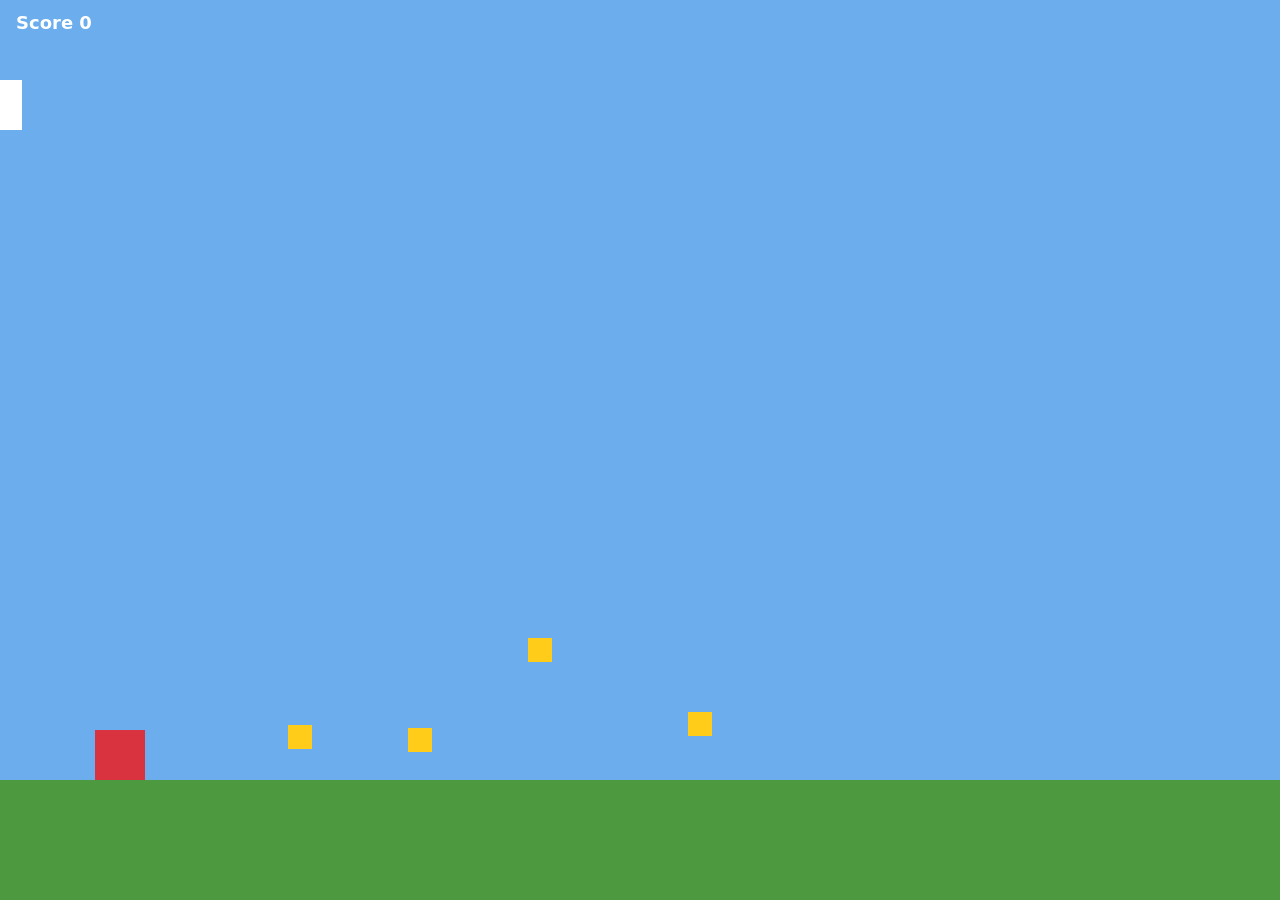
<file: bench/fixtures/game/index.html>
<!doctype html><html><head><meta charset="utf-8"><title>Hopper</title>
<style>html,body{margin:0;height:100%;background:#0e1116;overflow:hidden}canvas{display:block;width:100vw;height:100vh}
#hud{position:fixed;top:12px;left:16px;color:#fff;font:600 18px system-ui}</style></head>
<body><canvas id="game"></canvas><div id="hud">Score 0</div><script type="module" src="game.js"></script></body></html>
</file>
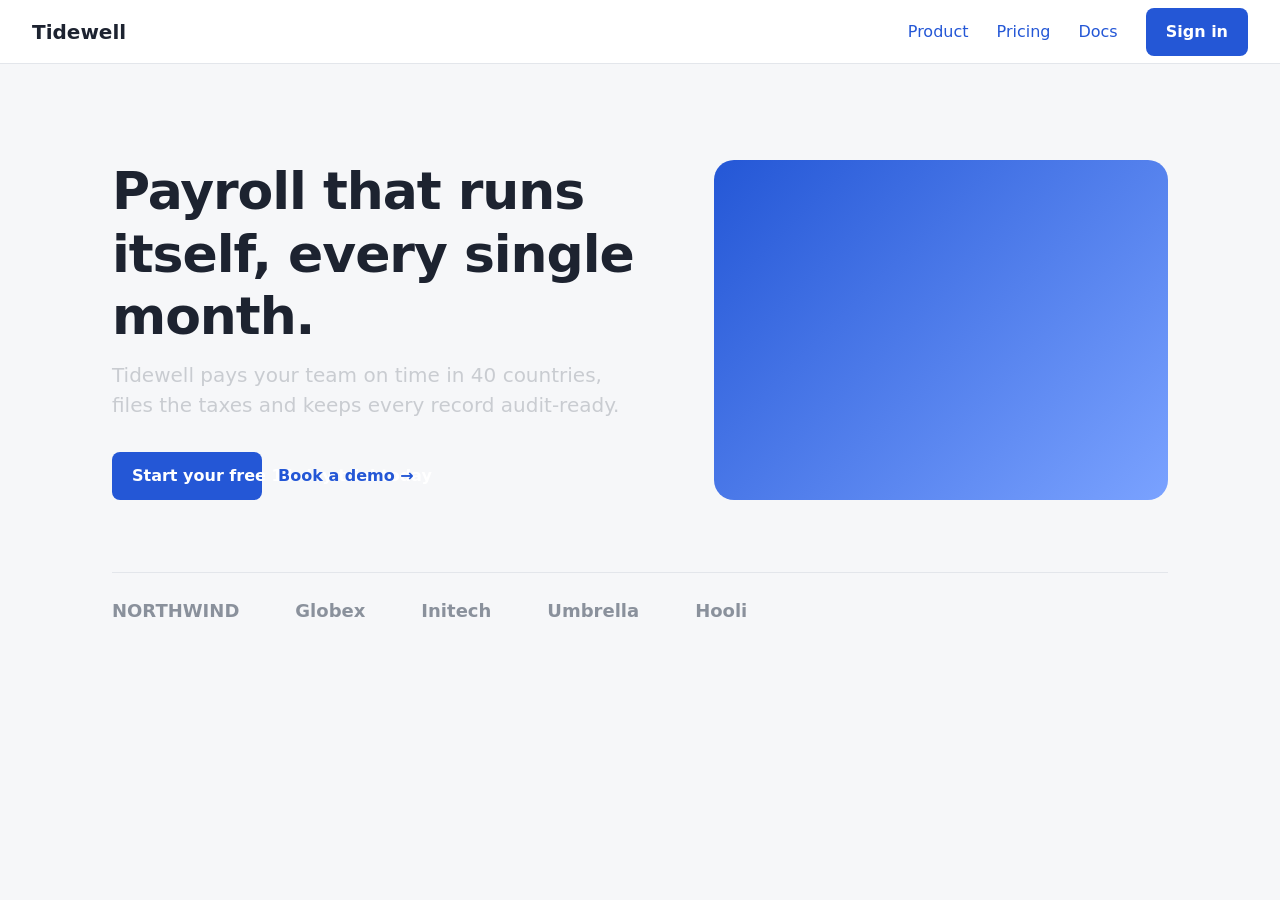
<file: bench/fixtures/01-landing.html>
<!doctype html><html><head><meta charset="utf-8"><link rel="stylesheet" href="_base.css"><title>Tidewell</title><style>
.hero{padding:96px 0 72px;display:grid;grid-template-columns:1.1fr .9fr;gap:48px;align-items:center}
.hero h1{font-size:52px;letter-spacing:-.02em}.sub{font-size:20px;color:#c9ccd1;max-width:520px;margin:0 0 32px}
.cta{width:150px;white-space:nowrap;text-align:left}.ghost{margin-left:16px;color:#2457d6;font-weight:600}
.art{height:340px;border-radius:20px;background:linear-gradient(135deg,#2457d6,#7aa2ff)}
.logos{display:flex;gap:56px;color:#8a919c;font-weight:700;font-size:18px;padding:24px 0;border-top:1px solid #e3e6eb}
</style></head><body>
<nav class="top"><span class="logo">Tidewell</span><a href="#">Product</a><a href="#">Pricing</a><a href="#">Docs</a><a class="btn" href="#">Sign in</a></nav>
<div class="wrap"><section class="hero"><div><h1>Payroll that runs itself, every single month.</h1>
<p class="sub">Tidewell pays your team on time in 40 countries, files the taxes and keeps every record audit-ready.</p>
<a class="btn cta" href="#">Start your free 14-day trial today</a><a class="ghost" href="#">Book a demo →</a></div>
<div class="art"></div></section>
<div class="logos"><span>NORTHWIND</span><span>Globex</span><span>Initech</span><span>Umbrella</span><span>Hooli</span></div></div>
</body></html>
</file>
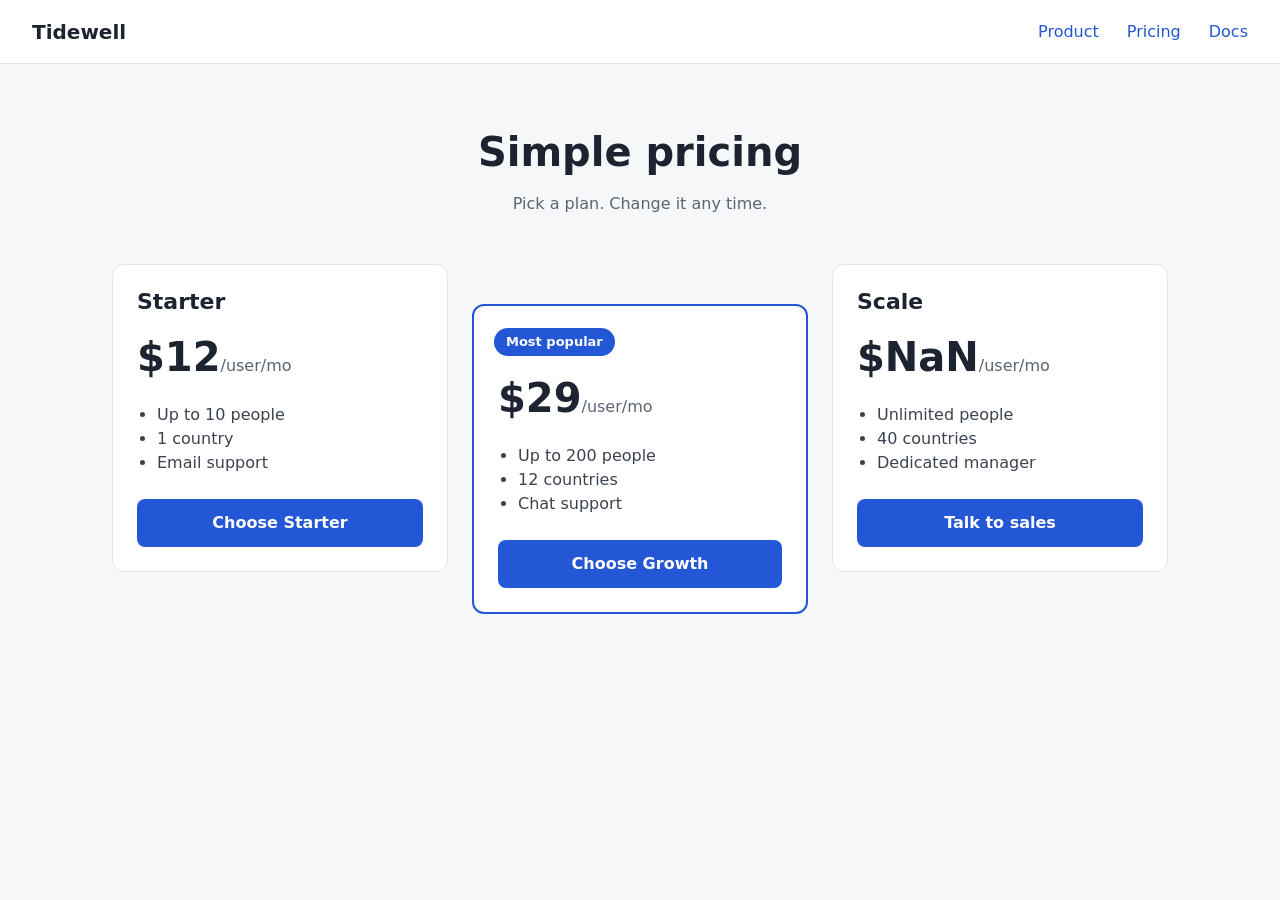
<file: bench/fixtures/02-pricing.html>
<!doctype html><html><head><meta charset="utf-8"><link rel="stylesheet" href="_base.css"><title>Pricing</title><style>
h1{text-align:center;font-size:40px;margin-top:64px}.lead{text-align:center;color:#5b6472;margin-bottom:48px}
.grid{display:grid;grid-template-columns:repeat(3,1fr);gap:24px;align-items:start}.card{position:relative}
.card h3{font-size:22px}.price{font-size:40px;font-weight:700;margin:8px 0 16px}.price small{font-size:16px;color:#5b6472;font-weight:400}
ul{padding-left:20px;color:#3b4250;margin:0 0 24px}.pop{margin-top:40px;border:2px solid #2457d6}
.badge{position:absolute;top:22px;left:20px;background:#2457d6;color:#fff;font-size:13px;font-weight:700;padding:4px 12px;border-radius:99px}
.card .btn{width:100%;text-align:center}
</style></head><body><nav class="top"><span class="logo">Tidewell</span><a href="#">Product</a><a href="#">Pricing</a><a href="#">Docs</a></nav>
<div class="wrap"><h1>Simple pricing</h1><p class="lead">Pick a plan. Change it any time.</p><div class="grid">
<div class="card"><h3>Starter</h3><div class="price">$12<small>/user/mo</small></div><ul><li>Up to 10 people</li><li>1 country</li><li>Email support</li></ul><a class="btn" href="#">Choose Starter</a></div>
<div class="card pop"><span class="badge">Most popular</span><h3>Growth</h3><div class="price">$29<small>/user/mo</small></div><ul><li>Up to 200 people</li><li>12 countries</li><li>Chat support</li></ul><a class="btn" href="#">Choose Growth</a></div>
<div class="card"><h3>Scale</h3><div class="price">$NaN<small>/user/mo</small></div><ul><li>Unlimited people</li><li>40 countries</li><li>Dedicated manager</li></ul><a class="btn" href="#">Talk to sales</a></div>
</div></div></body></html>
</file>
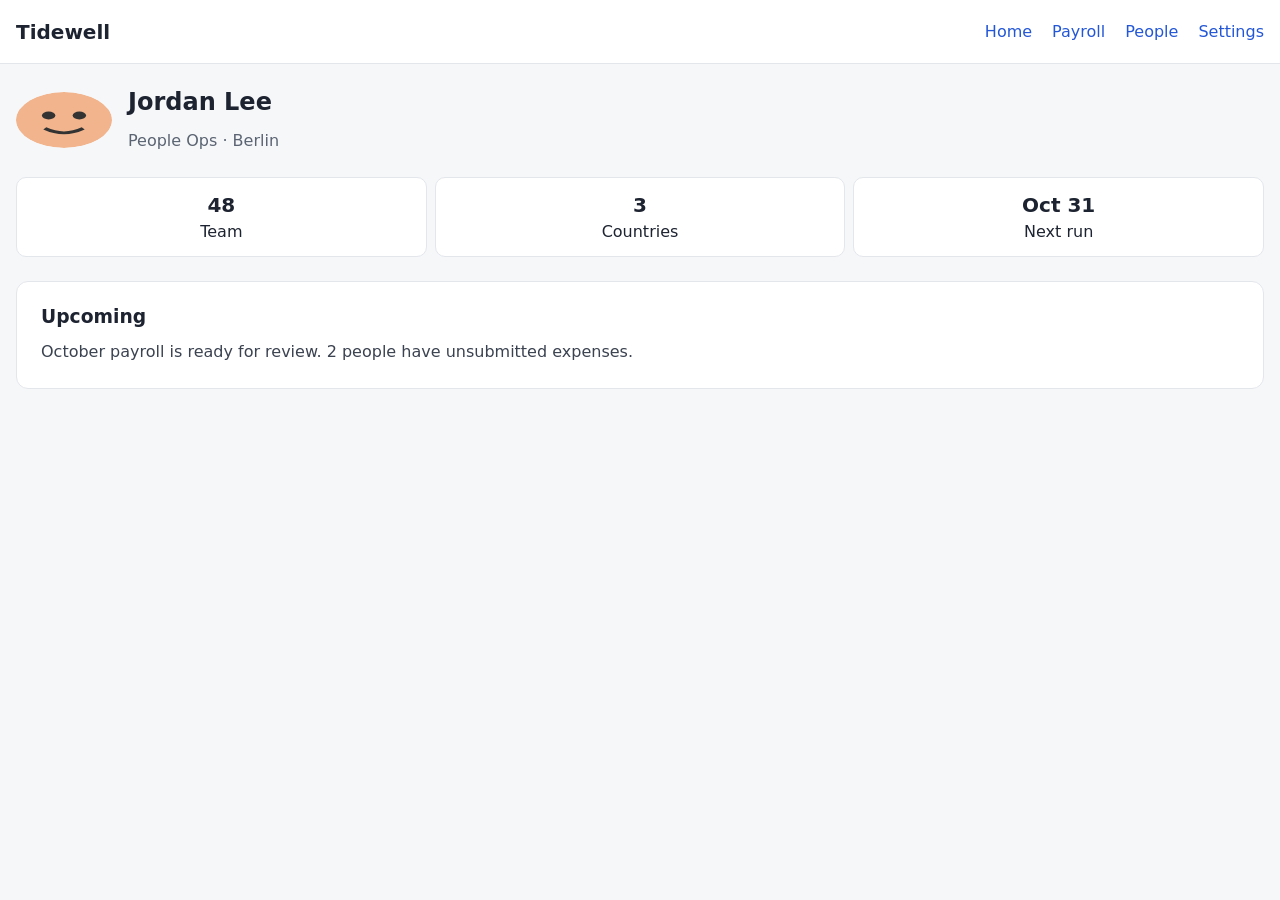
<file: bench/fixtures/04-mobile.html>
<!doctype html><html><head><meta charset="utf-8"><meta name="viewport" content="width=device-width,initial-scale=1"><link rel="stylesheet" href="_base.css"><title>Profile</title><style>
nav.top{padding:0 16px;gap:20px;white-space:nowrap}.page{padding:24px 16px}
.who{display:flex;gap:16px;align-items:center}.av{width:96px;height:56px;border-radius:50%;background:url('data:image/svg+xml;utf8,<svg xmlns="http://www.w3.org/2000/svg" viewBox="0 0 10 10" preserveAspectRatio="none"><circle cx="5" cy="5" r="5" fill="%23f2b48c"/><circle cx="3.4" cy="4.2" r=".7" fill="%23333"/><circle cx="6.6" cy="4.2" r=".7" fill="%23333"/><path d="M3 6.5q2 1.6 4 0" stroke="%23333" stroke-width=".5" fill="none"/></svg>') center/100% 100%}
.stats{display:grid;grid-template-columns:repeat(3,1fr);gap:8px;margin:24px 0}.stats div{background:#fff;border:1px solid #e3e6eb;border-radius:10px;padding:12px;text-align:center}
.stats b{display:block;font-size:20px}
</style></head><body><nav class="top"><span class="logo">Tidewell</span><a href="#">Home</a><a href="#">Payroll</a><a href="#">People</a><a href="#">Settings</a></nav>
<div class="page"><div class="who"><div class="av"></div><div><h2>Jordan Lee</h2><div style="color:#5b6472">People Ops · Berlin</div></div></div>
<div class="stats"><div><b>48</b>Team</div><div><b>3</b>Countries</div><div><b>Oct 31</b>Next run</div></div>
<div class="card"><h3>Upcoming</h3><p style="margin:0;color:#3b4250">October payroll is ready for review. 2 people have unsubmitted expenses.</p></div></div></body></html>
</file>
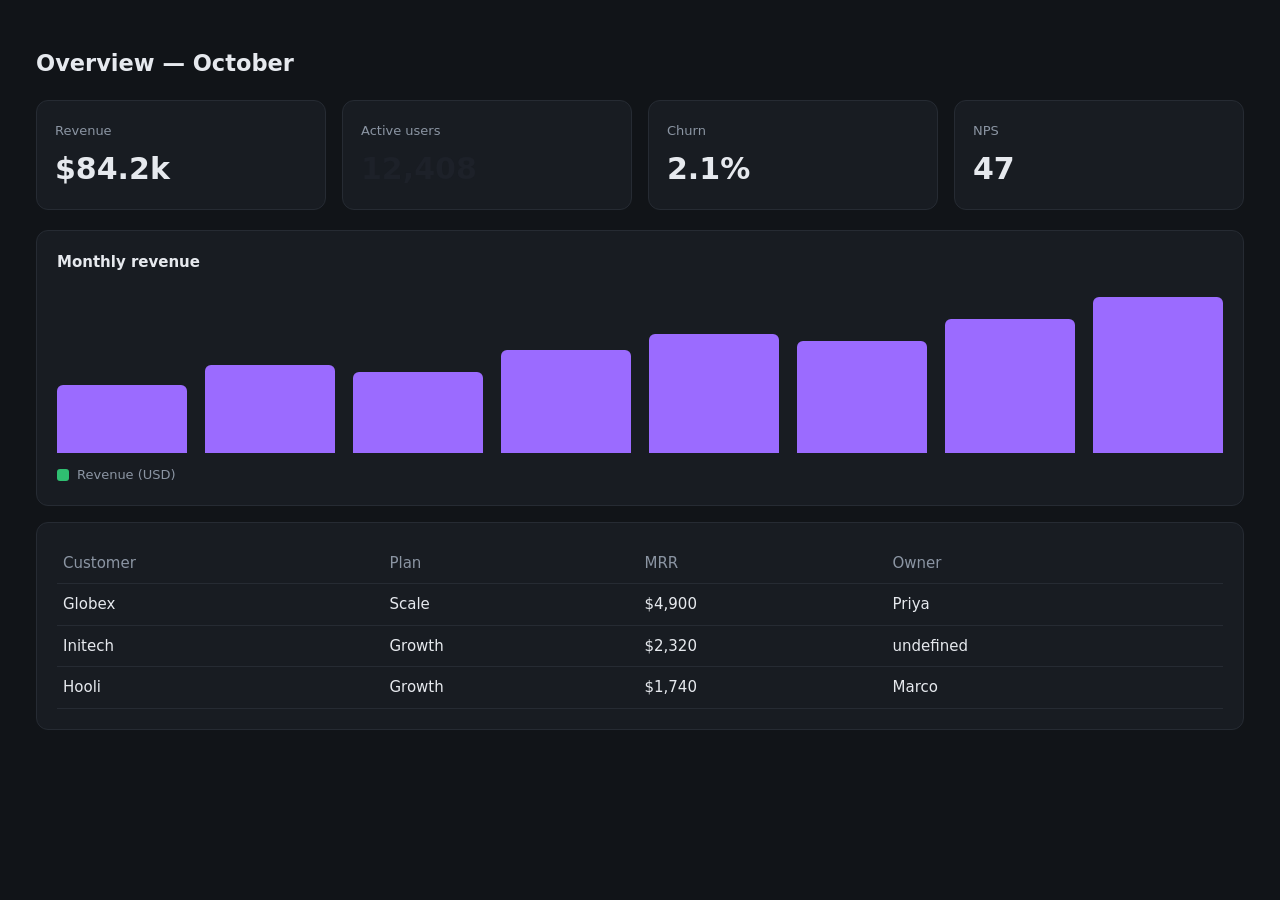
<file: bench/fixtures/05-dashboard.html>
<!doctype html><html><head><meta charset="utf-8"><title>Dashboard</title><style>
*{box-sizing:border-box}body{margin:0;font:15px/1.5 system-ui,sans-serif;background:#111418;color:#e6e9ee}
.wrap{padding:28px 36px}.kpis{display:grid;grid-template-columns:repeat(4,1fr);gap:16px;margin:20px 0}
.k{background:#181c22;border:1px solid #262b33;border-radius:12px;padding:18px}.k span{color:#8b95a3;font-size:13px}.k b{display:block;font-size:30px;margin-top:4px}
.panel{background:#181c22;border:1px solid #262b33;border-radius:12px;padding:20px;margin-bottom:16px}
.bars{display:flex;align-items:flex-end;gap:18px;height:180px;padding-top:10px}.bars i{flex:1;background:#9b6bff;border-radius:6px 6px 0 0}
.legend{display:flex;gap:8px;align-items:center;color:#8b95a3;font-size:13px;margin-top:12px}.legend em{width:12px;height:12px;border-radius:3px;background:#2fbf71}
table{width:100%;border-collapse:collapse}td,th{padding:9px 6px;border-bottom:1px solid #262b33;text-align:left}th{color:#8b95a3;font-weight:500}
</style></head><body><div class="wrap"><h2>Overview — October</h2>
<div class="kpis"><div class="k"><span>Revenue</span><b>$84.2k</b></div><div class="k"><span>Active users</span><b style="color:#1d2129">12,408</b></div><div class="k"><span>Churn</span><b>2.1%</b></div><div class="k"><span>NPS</span><b>47</b></div></div>
<div class="panel"><b>Monthly revenue</b><div class="bars"><i style="height:40%"></i><i style="height:52%"></i><i style="height:48%"></i><i style="height:61%"></i><i style="height:70%"></i><i style="height:66%"></i><i style="height:79%"></i><i style="height:92%"></i></div>
<div class="legend"><em></em>Revenue (USD)</div></div>
<div class="panel"><table><tr><th>Customer</th><th>Plan</th><th>MRR</th><th>Owner</th></tr><tr><td>Globex</td><td>Scale</td><td>$4,900</td><td>Priya</td></tr><tr><td>Initech</td><td>Growth</td><td>$2,320</td><td>undefined</td></tr><tr><td>Hooli</td><td>Growth</td><td>$1,740</td><td>Marco</td></tr></table></div>
</div></body></html>
</file>
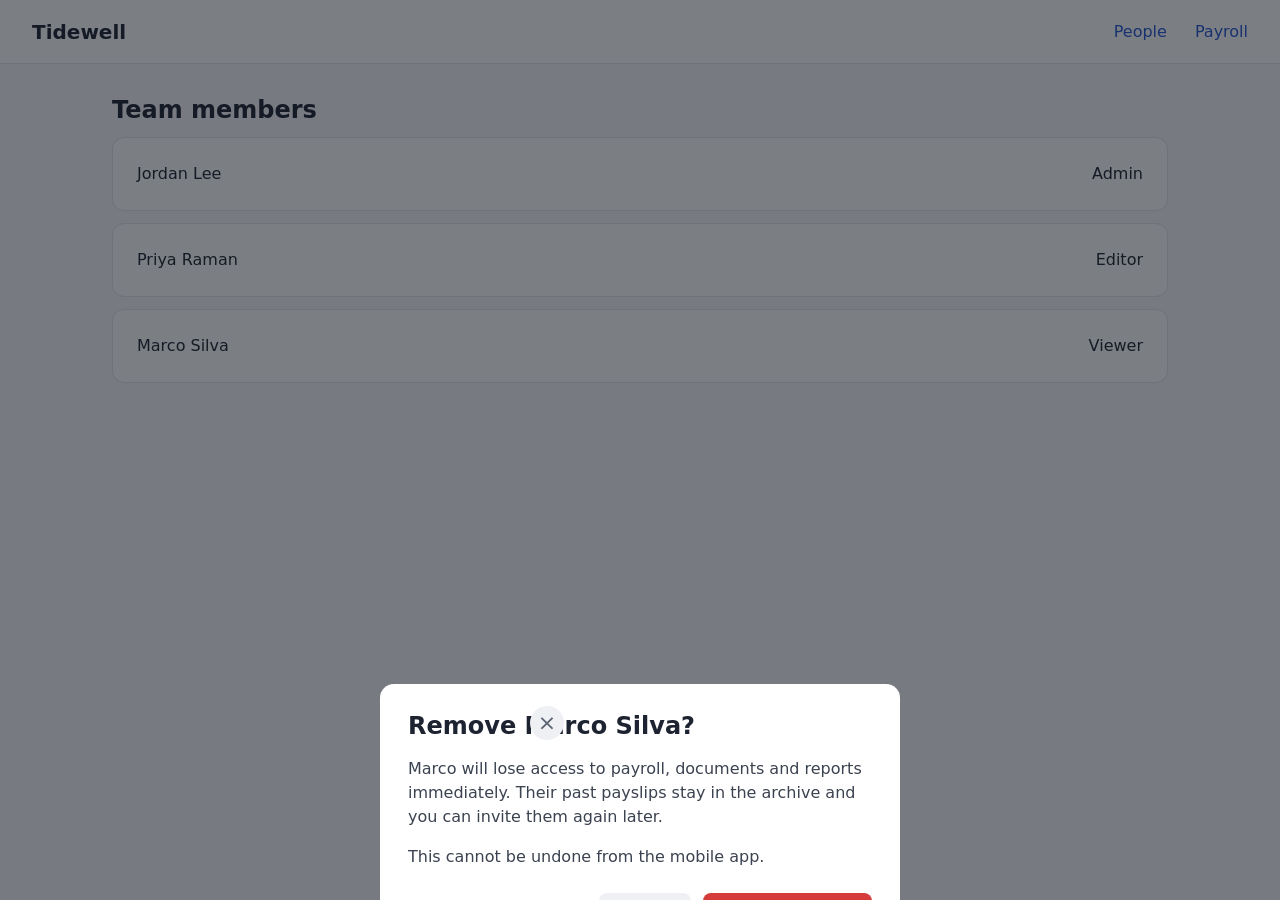
<file: bench/fixtures/06-modal.html>
<!doctype html><html><head><meta charset="utf-8"><link rel="stylesheet" href="_base.css"><title>Team</title><style>
.list .card{margin:12px 0;display:flex;justify-content:space-between}.shade{position:fixed;inset:0;background:rgba(15,20,30,.55)}
.modal{position:fixed;left:50%;top:76%;transform:translateX(-50%);width:520px;background:#fff;border-radius:14px;padding:28px}
.modal .x{position:absolute;top:22px;left:150px;font-size:22px;color:#5b6472;background:#eef0f3;width:34px;height:34px;border-radius:50%;text-align:center;line-height:34px}
.modal p{color:#3b4250}.row{display:flex;justify-content:flex-end;gap:12px;margin-top:24px}.danger{background:#d63c3c}.plain{background:#eef0f3;color:#1d2330}
</style></head><body><nav class="top"><span class="logo">Tidewell</span><a href="#">People</a><a href="#">Payroll</a></nav>
<div class="wrap list"><h2 style="margin-top:32px">Team members</h2>
<div class="card"><span>Jordan Lee</span><span>Admin</span></div><div class="card"><span>Priya Raman</span><span>Editor</span></div><div class="card"><span>Marco Silva</span><span>Viewer</span></div></div>
<div class="shade"></div><div class="modal"><span class="x">×</span><h2>Remove Marco Silva?</h2>
<p>Marco will lose access to payroll, documents and reports immediately. Their past payslips stay in the archive and you can invite them again later.</p>
<p>This cannot be undone from the mobile app.</p><div class="row"><button class="btn plain">Cancel</button><button class="btn danger">Remove member</button></div></div></body></html>
</file>
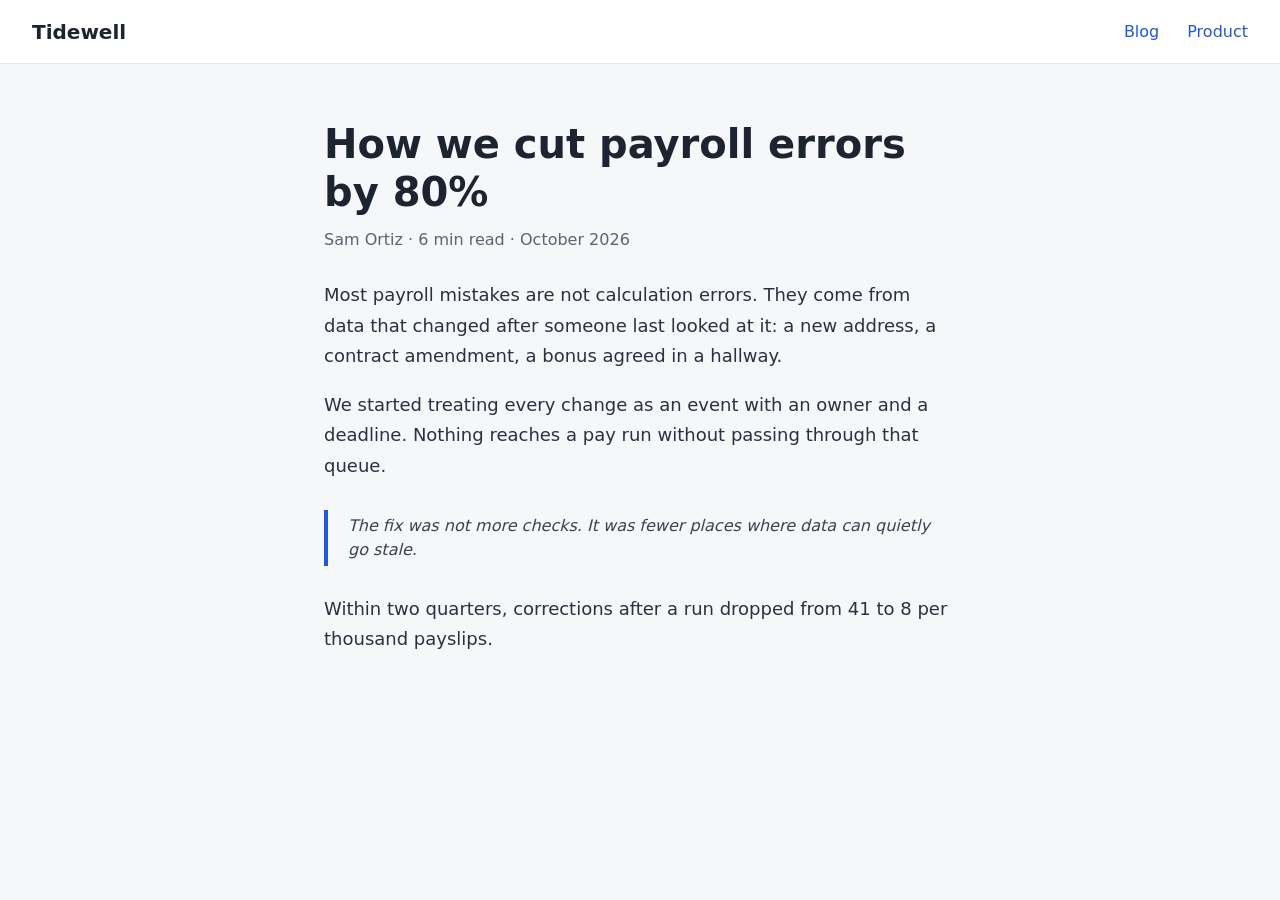
<file: bench/fixtures/07-clean-article.html>
<!doctype html><html><head><meta charset="utf-8"><link rel="stylesheet" href="_base.css"><title>Blog</title><style>
article{max-width:680px;margin:56px auto;padding:0 24px}article h1{font-size:40px}.meta{color:#5b6472;margin-bottom:28px}
article p{font-size:18px;line-height:1.7;color:#2a3140}blockquote{border-left:4px solid #2457d6;margin:28px 0;padding:4px 20px;color:#3b4250;font-style:italic}
</style></head><body><nav class="top"><span class="logo">Tidewell</span><a href="#">Blog</a><a href="#">Product</a></nav>
<article><h1>How we cut payroll errors by 80%</h1><div class="meta">Sam Ortiz · 6 min read · October 2026</div>
<p>Most payroll mistakes are not calculation errors. They come from data that changed after someone last looked at it: a new address, a contract amendment, a bonus agreed in a hallway.</p>
<p>We started treating every change as an event with an owner and a deadline. Nothing reaches a pay run without passing through that queue.</p>
<blockquote>The fix was not more checks. It was fewer places where data can quietly go stale.</blockquote>
<p>Within two quarters, corrections after a run dropped from 41 to 8 per thousand payslips.</p></article></body></html>
</file>
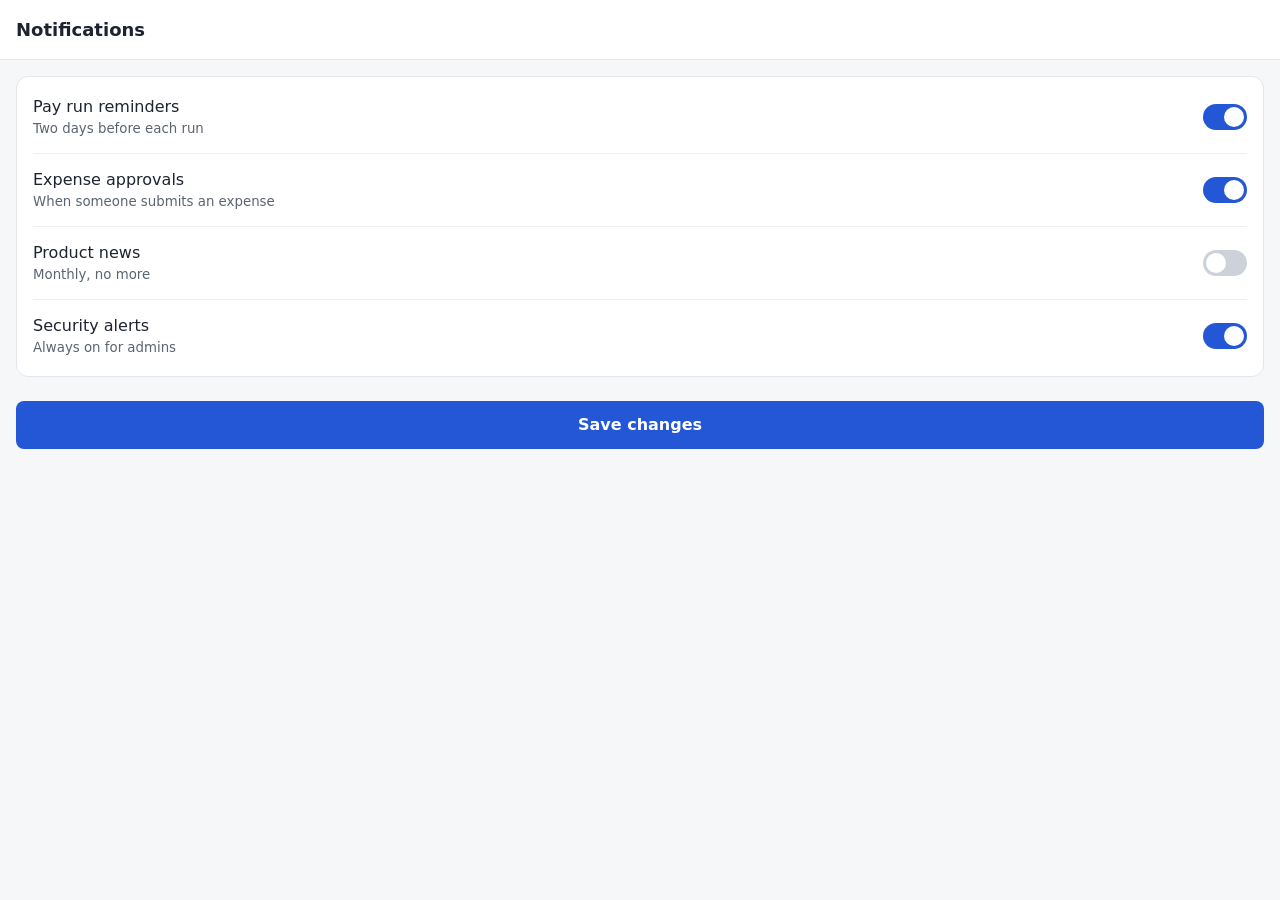
<file: bench/fixtures/08-clean-settings.html>
<!doctype html><html><head><meta charset="utf-8"><meta name="viewport" content="width=device-width,initial-scale=1"><link rel="stylesheet" href="_base.css"><title>Settings</title><style>
header{background:#fff;border-bottom:1px solid #e3e6eb;padding:16px;font-weight:700;font-size:18px}.page{padding:16px}
.row{display:flex;justify-content:space-between;align-items:center;padding:14px 0;border-bottom:1px solid #eef0f3}.row small{display:block;color:#5b6472}
.t{width:44px;height:26px;border-radius:13px;background:#cdd2da;position:relative;flex:none}.t.on{background:#2457d6}
.t::after{content:"";position:absolute;top:3px;left:3px;width:20px;height:20px;border-radius:50%;background:#fff}.t.on::after{left:21px}
.page .btn{width:100%;text-align:center;margin-top:24px}
</style></head><body><header>Notifications</header><div class="page"><div class="card" style="padding:4px 16px">
<div class="row"><div>Pay run reminders<small>Two days before each run</small></div><div class="t on"></div></div>
<div class="row"><div>Expense approvals<small>When someone submits an expense</small></div><div class="t on"></div></div>
<div class="row"><div>Product news<small>Monthly, no more</small></div><div class="t"></div></div>
<div class="row" style="border:0"><div>Security alerts<small>Always on for admins</small></div><div class="t on"></div></div></div>
<a class="btn" href="#">Save changes</a></div></body></html>
</file>
<file: bench/fixtures/_base.css>
*{box-sizing:border-box}body{margin:0;font:16px/1.5 system-ui,-apple-system,"Segoe UI",sans-serif;color:#1d2330;background:#f6f7f9}
a{color:#2457d6;text-decoration:none}.wrap{max-width:1120px;margin:0 auto;padding:0 32px}
nav.top{display:flex;align-items:center;gap:28px;height:64px;background:#fff;border-bottom:1px solid #e3e6eb;padding:0 32px}
nav.top .logo{font-weight:700;font-size:20px;margin-right:auto}h1,h2,h3{line-height:1.2;margin:0 0 12px}
.btn{display:inline-block;padding:12px 20px;border-radius:8px;background:#2457d6;color:#fff;font-weight:600;border:0;font-size:16px}
.card{background:#fff;border:1px solid #e3e6eb;border-radius:12px;padding:24px}
</file>
